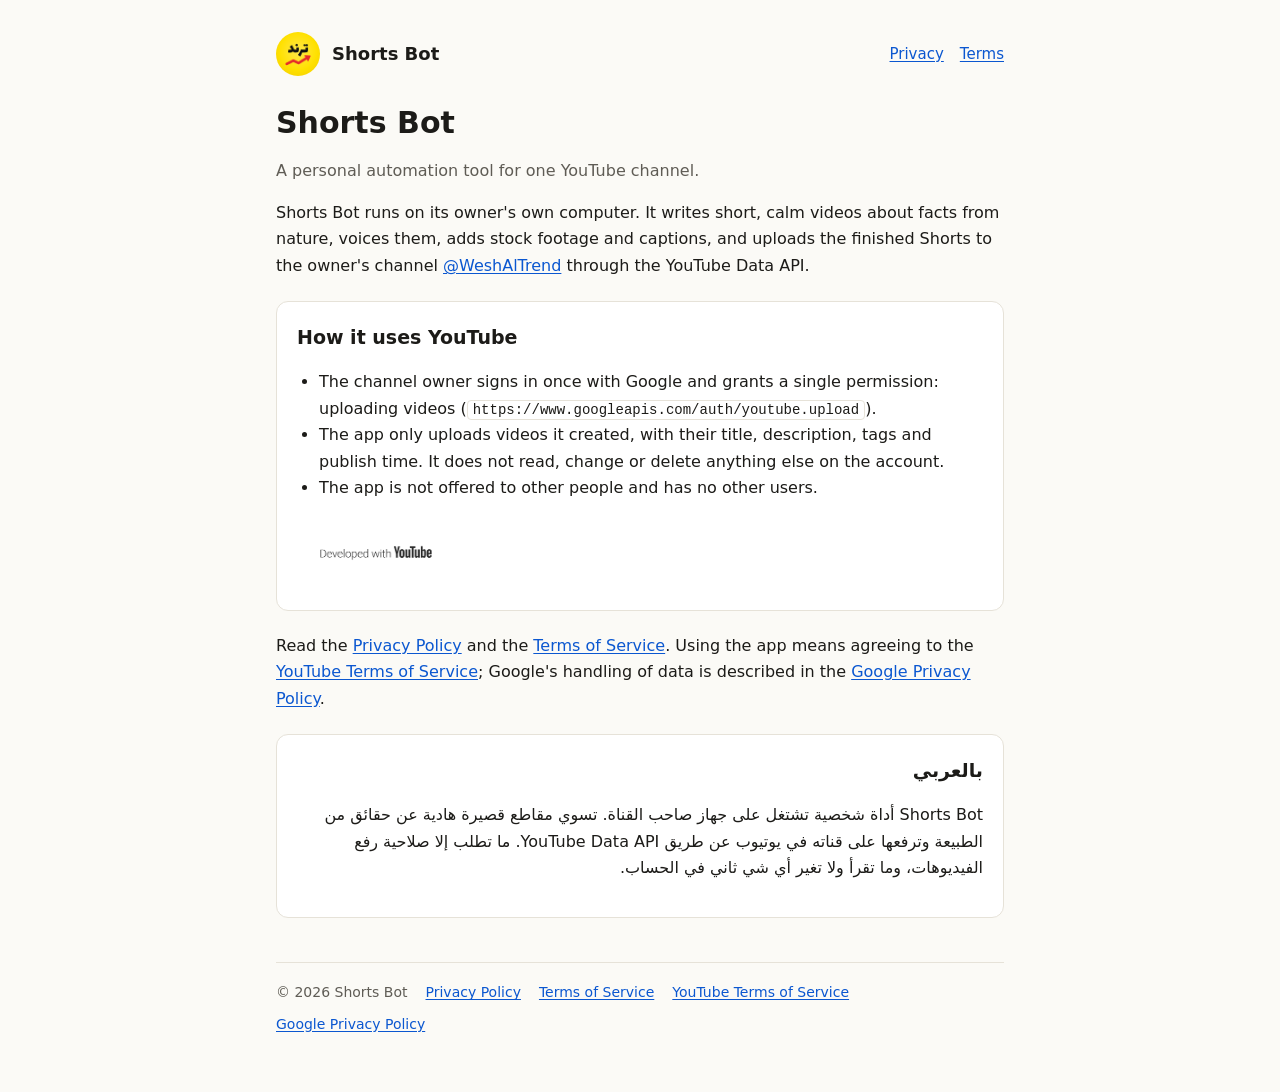
<file: index.html>
<!doctype html>
<html lang="en">
<head>
<meta charset="utf-8">
<meta name="viewport" content="width=device-width, initial-scale=1">
<title>Shorts Bot</title>
<meta name="description" content="Shorts Bot is a personal tool that uploads short nature videos to the owner's own YouTube channel.">
<link rel="icon" href="avatar.png">
<link rel="stylesheet" href="style.css">
</head>
<body>
<div class="wrap">
  <header class="top">
    <img class="logo" src="avatar.png" alt="">
    <span class="name">Shorts Bot</span>
    <nav><a href="privacy.html">Privacy</a><a href="terms.html">Terms</a></nav>
  </header>

  <h1>Shorts Bot</h1>
  <p class="muted">A personal automation tool for one YouTube channel.</p>

  <p>Shorts Bot runs on its owner's own computer. It writes short, calm videos about facts from nature, voices them, adds stock footage and captions, and uploads the finished Shorts to the owner's channel <a href="https://www.youtube.com/@WeshAlTrend">@WeshAlTrend</a> through the YouTube Data API.</p>

  <div class="card">
    <h2 style="margin-top:0">How it uses YouTube</h2>
    <ul>
      <li>The channel owner signs in once with Google and grants a single permission: uploading videos (<code>https://www.googleapis.com/auth/youtube.upload</code>).</li>
      <li>The app only uploads videos it created, with their title, description, tags and publish time. It does not read, change or delete anything else on the account.</li>
      <li>The app is not offered to other people and has no other users.</li>
    </ul>
    <a class="badge" href="https://www.youtube.com/@WeshAlTrend" title="The channel Shorts Bot uploads to">
      <img class="badge-dark" src="developed-with-youtube-dark.png" alt="Developed with YouTube">
      <img class="badge-light" src="developed-with-youtube-light.png" alt="Developed with YouTube">
    </a>
  </div>

  <p>Read the <a href="privacy.html">Privacy Policy</a> and the <a href="terms.html">Terms of Service</a>. Using the app means agreeing to the <a href="https://www.youtube.com/t/terms">YouTube Terms of Service</a>; Google's handling of data is described in the <a href="https://policies.google.com/privacy">Google Privacy Policy</a>.</p>

  <div class="card ar" lang="ar">
    <h2 style="margin-top:0">بالعربي</h2>
    <p>Shorts Bot أداة شخصية تشتغل على جهاز صاحب القناة. تسوي مقاطع قصيرة هادية عن حقائق من الطبيعة وترفعها على قناته في يوتيوب عن طريق YouTube Data API. ما تطلب إلا صلاحية رفع الفيديوهات، وما تقرأ ولا تغير أي شي ثاني في الحساب.</p>
  </div>

  <footer>
    <span>© 2026 Shorts Bot</span>
    <a href="privacy.html">Privacy Policy</a>
    <a href="terms.html">Terms of Service</a>
    <a href="https://www.youtube.com/t/terms">YouTube Terms of Service</a>
    <a href="https://policies.google.com/privacy">Google Privacy Policy</a>
  </footer>
</div>
</body>
</html>
</file>
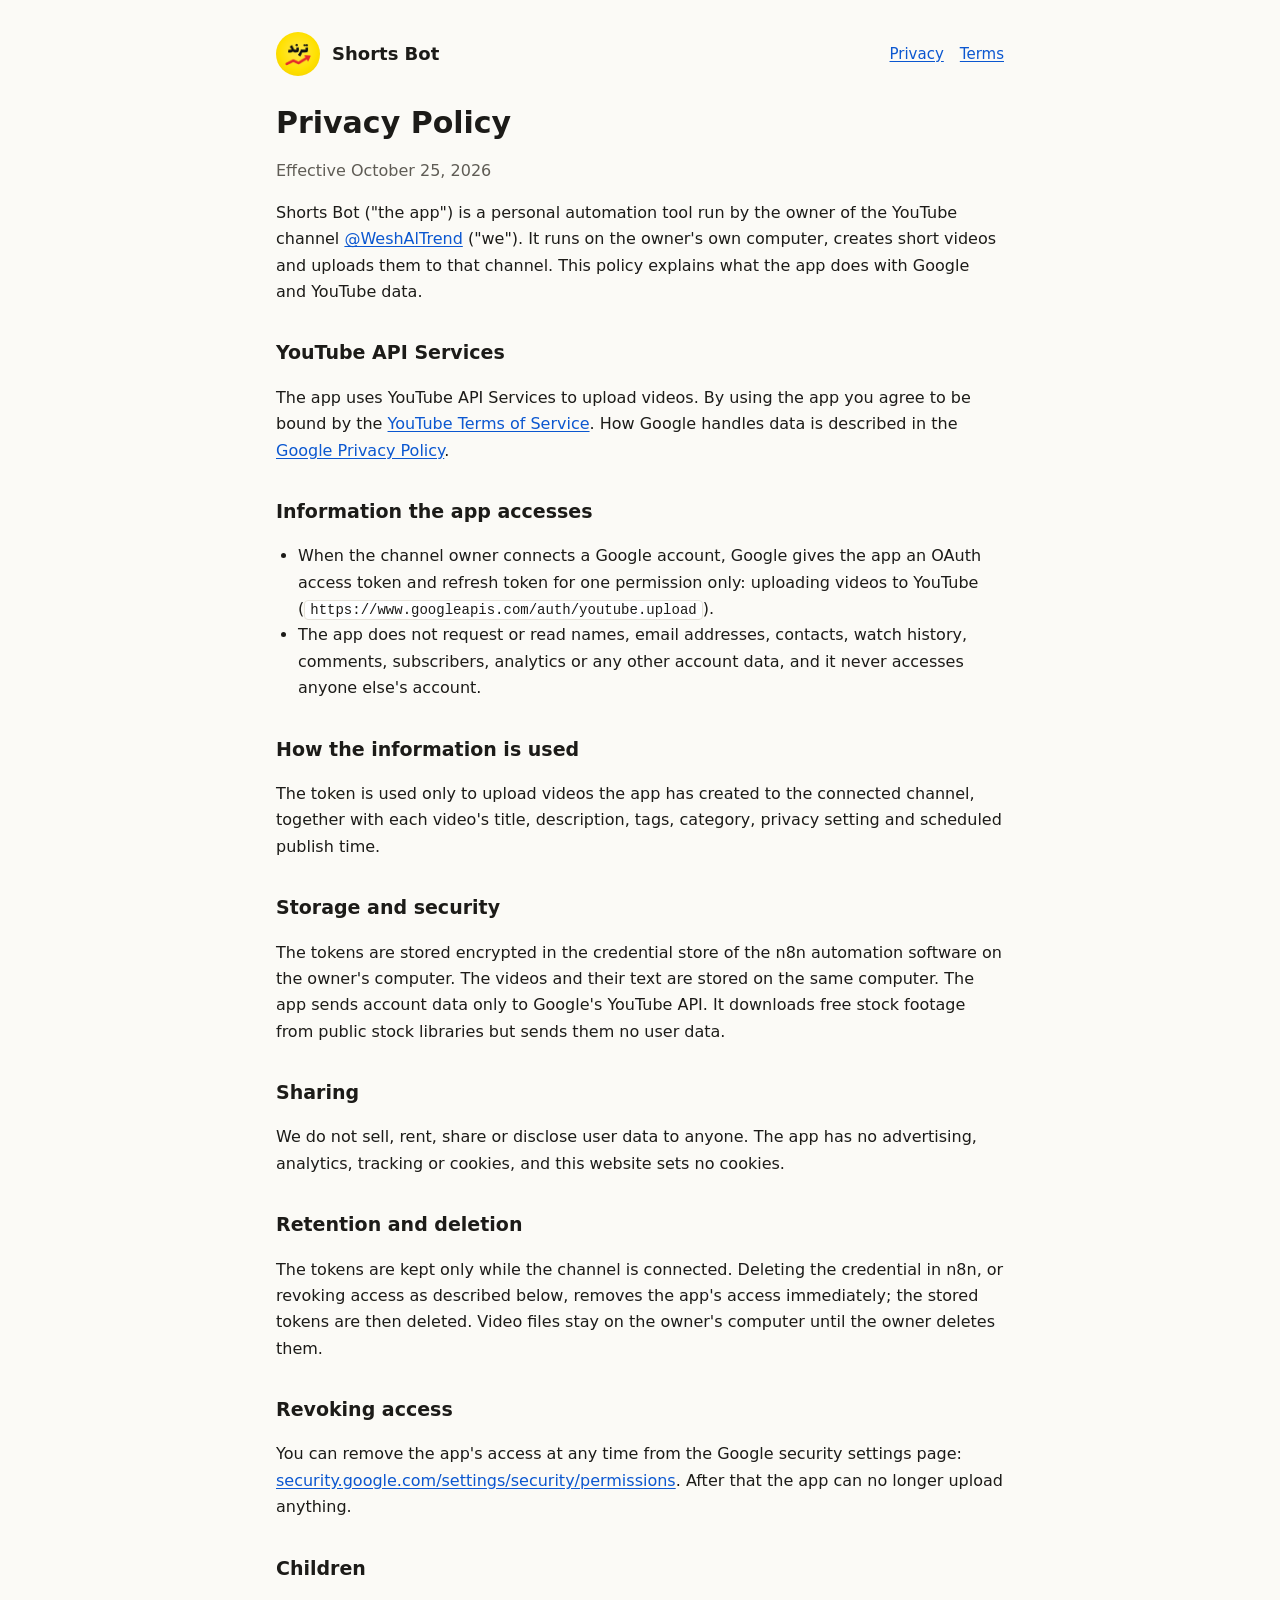
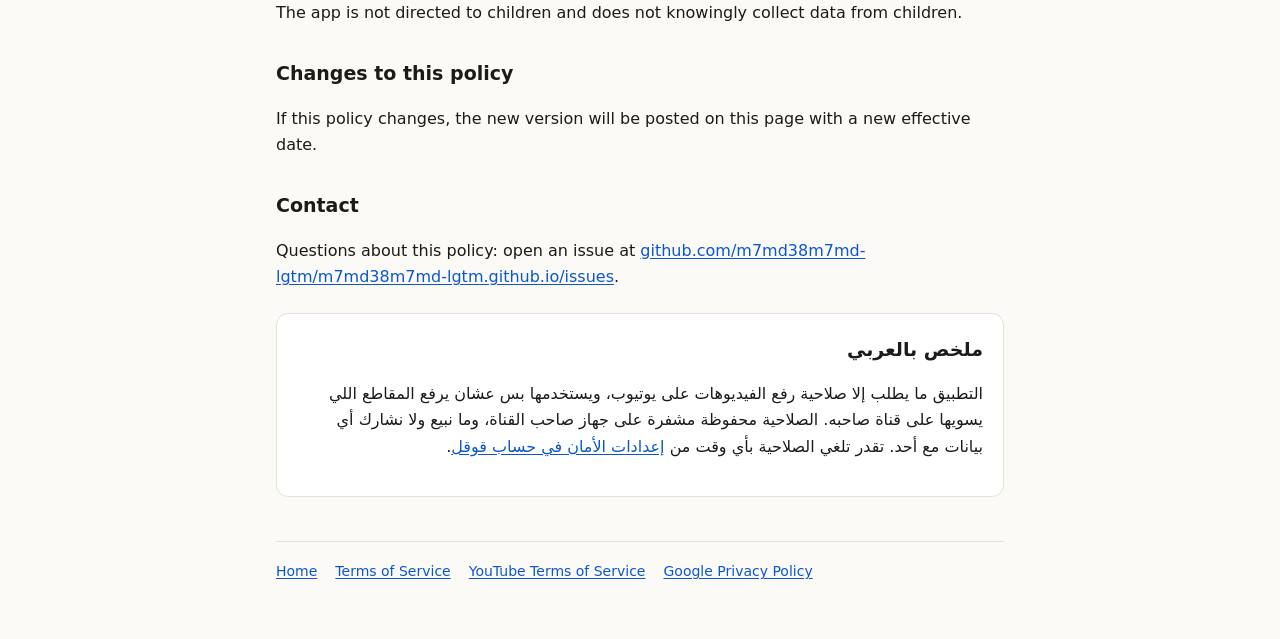
<file: privacy.html>
<!doctype html>
<html lang="en">
<head>
<meta charset="utf-8">
<meta name="viewport" content="width=device-width, initial-scale=1">
<title>Privacy Policy · Shorts Bot</title>
<link rel="icon" href="avatar.png">
<link rel="stylesheet" href="style.css">
</head>
<body>
<div class="wrap">
  <header class="top">
    <img class="logo" src="avatar.png" alt="">
    <a class="name" href="index.html" style="color:inherit;text-decoration:none">Shorts Bot</a>
    <nav><a href="privacy.html">Privacy</a><a href="terms.html">Terms</a></nav>
  </header>

  <h1>Privacy Policy</h1>
  <p class="muted">Effective October 25, 2026</p>

  <p>Shorts Bot ("the app") is a personal automation tool run by the owner of the YouTube channel <a href="https://www.youtube.com/@WeshAlTrend">@WeshAlTrend</a> ("we"). It runs on the owner's own computer, creates short videos and uploads them to that channel. This policy explains what the app does with Google and YouTube data.</p>

  <h2>YouTube API Services</h2>
  <p>The app uses YouTube API Services to upload videos. By using the app you agree to be bound by the <a href="https://www.youtube.com/t/terms">YouTube Terms of Service</a>. How Google handles data is described in the <a href="https://policies.google.com/privacy">Google Privacy Policy</a>.</p>

  <h2>Information the app accesses</h2>
  <ul>
    <li>When the channel owner connects a Google account, Google gives the app an OAuth access token and refresh token for one permission only: uploading videos to YouTube (<code>https://www.googleapis.com/auth/youtube.upload</code>).</li>
    <li>The app does not request or read names, email addresses, contacts, watch history, comments, subscribers, analytics or any other account data, and it never accesses anyone else's account.</li>
  </ul>

  <h2>How the information is used</h2>
  <p>The token is used only to upload videos the app has created to the connected channel, together with each video's title, description, tags, category, privacy setting and scheduled publish time.</p>

  <h2>Storage and security</h2>
  <p>The tokens are stored encrypted in the credential store of the n8n automation software on the owner's computer. The videos and their text are stored on the same computer. The app sends account data only to Google's YouTube API. It downloads free stock footage from public stock libraries but sends them no user data.</p>

  <h2>Sharing</h2>
  <p>We do not sell, rent, share or disclose user data to anyone. The app has no advertising, analytics, tracking or cookies, and this website sets no cookies.</p>

  <h2>Retention and deletion</h2>
  <p>The tokens are kept only while the channel is connected. Deleting the credential in n8n, or revoking access as described below, removes the app's access immediately; the stored tokens are then deleted. Video files stay on the owner's computer until the owner deletes them.</p>

  <h2>Revoking access</h2>
  <p>You can remove the app's access at any time from the Google security settings page: <a href="https://security.google.com/settings/security/permissions">security.google.com/settings/security/permissions</a>. After that the app can no longer upload anything.</p>

  <h2>Children</h2>
  <p>The app is not directed to children and does not knowingly collect data from children.</p>

  <h2>Changes to this policy</h2>
  <p>If this policy changes, the new version will be posted on this page with a new effective date.</p>

  <h2>Contact</h2>
  <p>Questions about this policy: open an issue at <a href="https://github.com/m7md38m7md-lgtm/m7md38m7md-lgtm.github.io/issues">github.com/m7md38m7md-lgtm/m7md38m7md-lgtm.github.io/issues</a>.</p>

  <div class="card ar" lang="ar">
    <h2 style="margin-top:0">ملخص بالعربي</h2>
    <p>التطبيق ما يطلب إلا صلاحية رفع الفيديوهات على يوتيوب، ويستخدمها بس عشان يرفع المقاطع اللي يسويها على قناة صاحبه. الصلاحية محفوظة مشفرة على جهاز صاحب القناة، وما نبيع ولا نشارك أي بيانات مع أحد. تقدر تلغي الصلاحية بأي وقت من <a href="https://security.google.com/settings/security/permissions">إعدادات الأمان في حساب قوقل</a>.</p>
  </div>

  <footer>
    <a href="index.html">Home</a>
    <a href="terms.html">Terms of Service</a>
    <a href="https://www.youtube.com/t/terms">YouTube Terms of Service</a>
    <a href="https://policies.google.com/privacy">Google Privacy Policy</a>
  </footer>
</div>
</body>
</html>
</file>
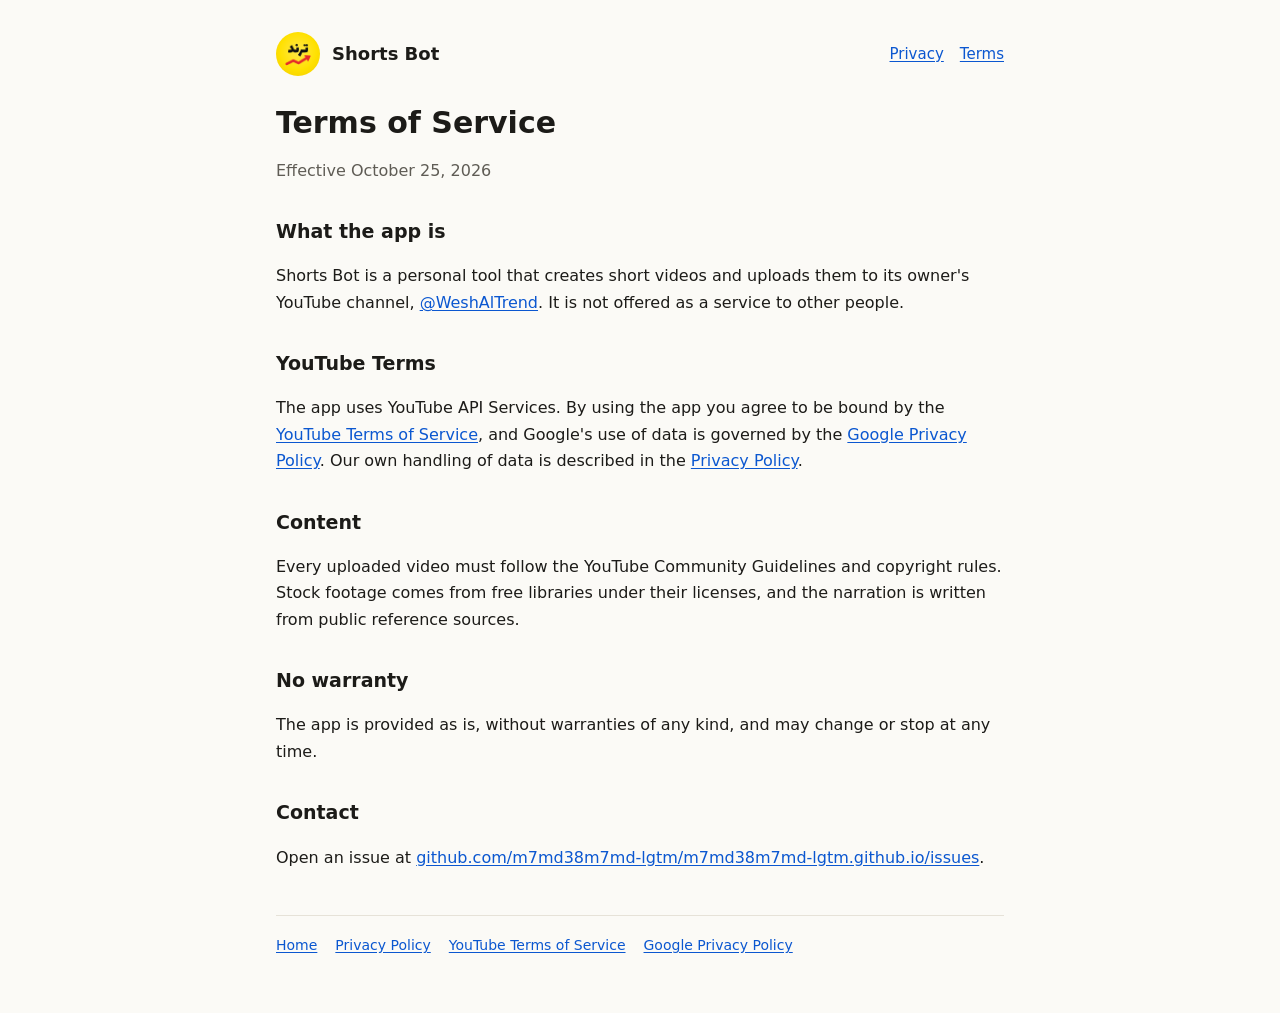
<file: terms.html>
<!doctype html>
<html lang="en">
<head>
<meta charset="utf-8">
<meta name="viewport" content="width=device-width, initial-scale=1">
<title>Terms of Service · Shorts Bot</title>
<link rel="icon" href="avatar.png">
<link rel="stylesheet" href="style.css">
</head>
<body>
<div class="wrap">
  <header class="top">
    <img class="logo" src="avatar.png" alt="">
    <a class="name" href="index.html" style="color:inherit;text-decoration:none">Shorts Bot</a>
    <nav><a href="privacy.html">Privacy</a><a href="terms.html">Terms</a></nav>
  </header>

  <h1>Terms of Service</h1>
  <p class="muted">Effective October 25, 2026</p>

  <h2>What the app is</h2>
  <p>Shorts Bot is a personal tool that creates short videos and uploads them to its owner's YouTube channel, <a href="https://www.youtube.com/@WeshAlTrend">@WeshAlTrend</a>. It is not offered as a service to other people.</p>

  <h2>YouTube Terms</h2>
  <p>The app uses YouTube API Services. By using the app you agree to be bound by the <a href="https://www.youtube.com/t/terms">YouTube Terms of Service</a>, and Google's use of data is governed by the <a href="https://policies.google.com/privacy">Google Privacy Policy</a>. Our own handling of data is described in the <a href="privacy.html">Privacy Policy</a>.</p>

  <h2>Content</h2>
  <p>Every uploaded video must follow the YouTube Community Guidelines and copyright rules. Stock footage comes from free libraries under their licenses, and the narration is written from public reference sources.</p>

  <h2>No warranty</h2>
  <p>The app is provided as is, without warranties of any kind, and may change or stop at any time.</p>

  <h2>Contact</h2>
  <p>Open an issue at <a href="https://github.com/m7md38m7md-lgtm/m7md38m7md-lgtm.github.io/issues">github.com/m7md38m7md-lgtm/m7md38m7md-lgtm.github.io/issues</a>.</p>

  <footer>
    <a href="index.html">Home</a>
    <a href="privacy.html">Privacy Policy</a>
    <a href="https://www.youtube.com/t/terms">YouTube Terms of Service</a>
    <a href="https://policies.google.com/privacy">Google Privacy Policy</a>
  </footer>
</div>
</body>
</html>
</file>
<file: style.css>
:root {
  --bg: #fbfaf6;
  --surface: #ffffff;
  --text: #1c1b18;
  --muted: #5f5c55;
  --line: #e6e2d8;
  --accent: #b8860b;
  --link: #0b57d0;
}
@media (prefers-color-scheme: dark) {
  :root {
    --bg: #141412;
    --surface: #1c1c19;
    --text: #ecebe6;
    --muted: #a6a39b;
    --line: #2f2e2a;
    --accent: #f2c94c;
    --link: #8ab4f8;
  }
}
* { box-sizing: border-box; }
html { -webkit-text-size-adjust: 100%; }
body {
  margin: 0;
  background: var(--bg);
  color: var(--text);
  font: 16px/1.65 system-ui, -apple-system, "Segoe UI", Roboto, "Noto Sans Arabic", "Segoe UI Arabic", sans-serif;
}
.wrap { max-width: 760px; margin: 0 auto; padding: 32px 16px 56px; }
header.top { display: flex; align-items: center; gap: 12px; margin-bottom: 28px; }
header.top img.logo { width: 44px; height: 44px; border-radius: 50%; }
header.top .name { font-weight: 700; font-size: 18px; }
header.top nav { margin-inline-start: auto; display: flex; gap: 16px; font-size: 15px; }
h1 { font-size: 30px; line-height: 1.25; margin: 0 0 6px; }
h2 { font-size: 19px; margin: 32px 0 8px; }
p, li { color: var(--text); }
.muted { color: var(--muted); }
a { color: var(--link); text-underline-offset: 2px; }
ul { padding-inline-start: 22px; }
code { font-size: 14px; background: var(--surface); border: 1px solid var(--line); border-radius: 4px; padding: 1px 5px; word-break: break-all; }
.card { background: var(--surface); border: 1px solid var(--line); border-radius: 12px; padding: 20px; margin: 22px 0; }
.ar { direction: rtl; text-align: right; }
.badge { display: inline-block; margin-top: 8px; }
.badge img { height: 56px; width: auto; }
.badge-light { display: none; }
@media (prefers-color-scheme: dark) {
  .badge-dark { display: none; }
  .badge-light { display: inline; }
}
footer { margin-top: 44px; padding-top: 18px; border-top: 1px solid var(--line); font-size: 14px; color: var(--muted); display: flex; flex-wrap: wrap; gap: 8px 18px; }
</file>
